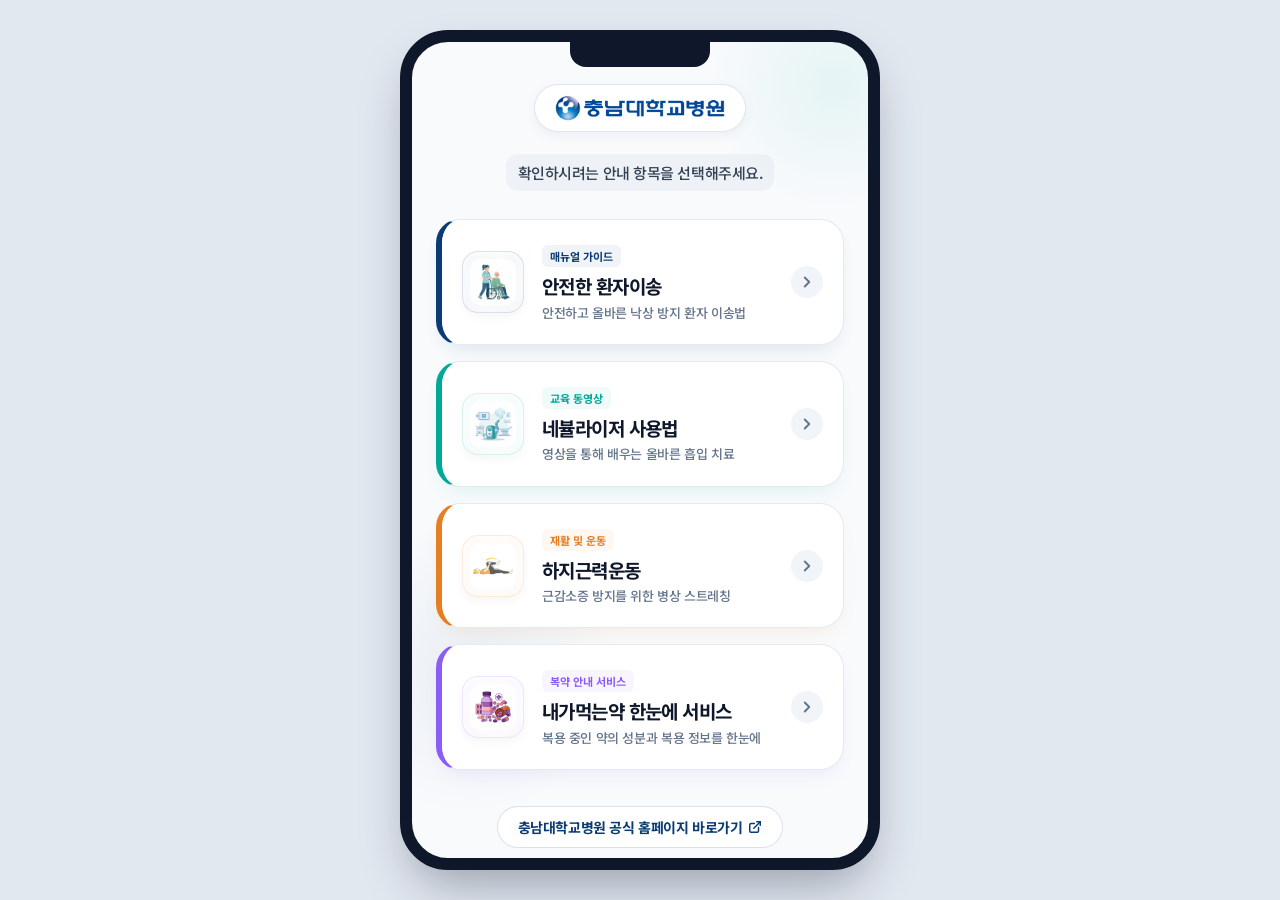
<file: index.html>
<!DOCTYPE html>
<html lang="ko">
<head>
    <meta charset="UTF-8">
    <meta name="viewport" content="width=device-width, initial-scale=1.0, maximum-scale=1.0, user-scalable=no">
    <title>충남대학교병원 병원생활 안내 | 모바일 가이드</title>
    <meta name="description" content="충남대학교병원을 찾아주신 환자 및 보호자를 위한 병원생활 모바일 가이드라인입니다. 환자이동방법, 네뷸라이저 사용법, 하지근력운동 및 간호간병통합서비스를 편리하게 확인하세요.">
    
    <!-- Google Fonts: Noto Sans KR -->
    <link rel="preconnect" href="https://fonts.googleapis.com">
    <link rel="preconnect" href="https://fonts.gstatic.com" crossorigin>
    <link href="https://fonts.googleapis.com/css2?family=Noto+Sans+KR:wght@400;500;700&display=swap" rel="stylesheet">
    
    <style>
        /* Modern Design System & Variables */
        :root {
            /* CNUH Brand Colors (Navy & Teal) */
            --cnuh-blue: #0A3B73;       /* CNUH Deep Navy */
            --cnuh-teal: #00A896;       /* CNUH Bright Teal Green */
            
            --primary: #0A3B73;
            --primary-light: rgba(10, 59, 115, 0.06);
            --primary-border: rgba(10, 59, 115, 0.12);
            
            --teal: #00A896;
            --teal-light: rgba(0, 168, 150, 0.06);
            --teal-border: rgba(0, 168, 150, 0.12);
            
            --orange: #E67E22;
            --orange-light: rgba(230, 126, 34, 0.06);
            --orange-border: rgba(230, 126, 34, 0.12);
            
            --purple: #8B5CF6;
            --purple-light: rgba(139, 92, 246, 0.06);
            --purple-border: rgba(139, 92, 246, 0.12);
            
            --text-main: #0F172A;     /* Slate 900 */
            --text-sub: #334155;      /* Slate 700 */
            --text-mute: #64748B;     /* Slate 500 */
            
            --bg-page: #F8FAFC;       /* Soft clinic white */
            --bg-card: #FFFFFF;
            
            --radius-card: 24px;
            --radius-inner: 16px;
            --radius-pill: 100px;
            
            --transition: all 0.3s cubic-bezier(0.25, 0.8, 0.25, 1);
        }

        * {
            box-sizing: border-box;
            margin: 0;
            padding: 0;
            -webkit-tap-highlight-color: transparent;
            font-family: 'Noto Sans KR', -apple-system, BlinkMacSystemFont, 'Segoe UI', Roboto, Oxygen, Ubuntu, Cantarell, sans-serif;
            letter-spacing: -0.03em;
        }

        body {
            background-color: #E2E8F0;
            min-height: 100vh;
            display: flex;
            justify-content: center;
            align-items: center;
        }

        /* App Mockup Wrapper (Mobile-first viewport container) */
        .app-container {
            width: 100%;
            max-width: 480px;
            min-height: 100vh;
            background-color: var(--bg-page);
            display: flex;
            flex-direction: column;
            padding: 30px 24px;
            box-shadow: 0 0 50px rgba(15, 23, 42, 0.08);
            position: relative;
            overflow: hidden;
        }

        /* Ambient background glow elements for premium detail */
        .app-container::before {
            content: '';
            position: absolute;
            top: -10%;
            right: -20%;
            width: 250px;
            height: 250px;
            background: radial-gradient(circle, rgba(0, 168, 150, 0.08) 0%, rgba(255, 255, 255, 0) 70%);
            z-index: 1;
            pointer-events: none;
        }

        .app-container::after {
            content: '';
            position: absolute;
            bottom: 5%;
            left: -20%;
            width: 300px;
            height: 300px;
            background: radial-gradient(circle, rgba(10, 59, 115, 0.06) 0%, rgba(255, 255, 255, 0) 70%);
            z-index: 1;
            pointer-events: none;
        }

        /* Responsive Frame for Desktop/Tablet view */
        @media (min-width: 481px) {
            body {
                padding: 20px;
            }
            .app-container {
                min-height: 840px;
                height: 840px;
                border-radius: 48px;
                border: 12px solid #0F172A;
                box-shadow: 0 25px 50px -12px rgba(15, 23, 42, 0.35);
            }
            
            /* Camera Notch for iPhone frame look */
            .app-container-notch {
                position: absolute;
                top: 0;
                left: 50%;
                transform: translateX(-50%);
                width: 140px;
                height: 25px;
                background-color: #0F172A;
                border-bottom-left-radius: 16px;
                border-bottom-right-radius: 16px;
                z-index: 10;
            }
        }

        /* Header UI Block */
        .header {
            position: relative;
            z-index: 2;
            margin-top: 12px;
            margin-bottom: 28px;
            text-align: center;
            animation: fadeInDown 0.6s cubic-bezier(0.16, 1, 0.3, 1) forwards;
        }

        /* Logo badge */
        .logo-box {
            display: inline-flex;
            align-items: center;
            justify-content: center;
            background: #FFFFFF;
            border: 1px solid rgba(10, 59, 115, 0.12);
            padding: 8px 20px;
            border-radius: var(--radius-pill);
            box-shadow: 0 4px 12px rgba(10, 59, 115, 0.05);
            margin-bottom: 22px;
        }

        .logo-img {
            height: 30px;
            width: auto;
            display: block;
            object-fit: contain;
        }

        .title {
            font-size: 26px;
            font-weight: 700;
            color: var(--text-main);
            line-height: 1.35;
            margin-bottom: 12px;
            letter-spacing: -0.04em;
        }

        .subtitle-box {
            background-color: rgba(10, 59, 115, 0.04);
            border-radius: 12px;
            padding: 8px 12px;
            display: inline-block;
        }

        .subtitle {
            font-size: 15px;
            font-weight: 500;
            color: var(--text-sub);
            line-height: 1.4;
        }

        /* Cards Layout */
        .menu-list {
            position: relative;
            z-index: 2;
            display: flex;
            flex-direction: column;
            gap: 16px;
            flex-grow: 1;
            justify-content: flex-start;
        }

        /* Detailed Card UI styling */
        .menu-card {
            display: flex;
            align-items: center;
            background-color: var(--bg-card);
            border: 1px solid rgba(226, 232, 240, 0.9);
            border-radius: var(--radius-card);
            padding: 22px 20px;
            text-decoration: none;
            position: relative;
            overflow: hidden;
            box-shadow: 0 4px 6px -1px rgba(0, 0, 0, 0.02), 0 2px 4px -1px rgba(0, 0, 0, 0.01);
            transition: var(--transition);
            cursor: pointer;
            opacity: 0;
            transform: translateY(30px);
            animation: fadeInUp 0.6s cubic-bezier(0.16, 1, 0.3, 1) forwards;
        }

        /* Ambient colored background highlights for glassmorphic pop */
        .menu-card::before {
            content: '';
            position: absolute;
            top: 0;
            left: 0;
            width: 100%;
            height: 100%;
            background: linear-gradient(135deg, rgba(255, 255, 255, 0.8) 0%, rgba(255, 255, 255, 0.2) 100%);
            z-index: -1;
        }

        /* Active action (Tap feedback) */
        .menu-card:active {
            transform: scale(0.96) translateY(2px) !important;
            box-shadow: 0 4px 10px rgba(0, 0, 0, 0.04) !important;
        }

        /* Subtle glowing card drop shadows per topic */
        .card-blue {
            border-left: 6px solid var(--cnuh-blue);
            box-shadow: 0 10px 20px -8px rgba(10, 59, 115, 0.12);
        }
        .card-teal {
            border-left: 6px solid var(--cnuh-teal);
            box-shadow: 0 10px 20px -8px rgba(0, 168, 150, 0.12);
        }
        .card-orange {
            border-left: 6px solid var(--orange);
            box-shadow: 0 10px 20px -8px rgba(230, 126, 34, 0.12);
        }
        .card-purple {
            border-left: 6px solid var(--purple);
            box-shadow: 0 10px 20px -8px rgba(139, 92, 246, 0.12);
        }

        /* Hover configurations */
        @media (hover: hover) {
            .menu-card:hover {
                transform: translateY(-4px);
                border-color: rgba(10, 59, 115, 0.15);
            }
            .card-blue:hover { box-shadow: 0 14px 28px -4px rgba(10, 59, 115, 0.2); }
            .card-teal:hover { box-shadow: 0 14px 28px -4px rgba(0, 168, 150, 0.2); }
            .card-orange:hover { box-shadow: 0 14px 28px -4px rgba(230, 126, 34, 0.2); }
            .card-purple:hover { box-shadow: 0 14px 28px -4px rgba(139, 92, 246, 0.2); }
            
            .menu-card:hover .arrow-circle {
                transform: translateX(4px);
                background-color: var(--cnuh-blue);
                color: #FFFFFF;
            }
        }

        /* Card Icon design with radial light base */
        .icon-container {
            width: 62px;
            height: 62px;
            border-radius: var(--radius-inner);
            display: flex;
            align-items: center;
            justify-content: center;
            margin-right: 18px;
            flex-shrink: 0;
            position: relative;
            box-shadow: inset 0 2px 4px rgba(255, 255, 255, 0.8), 0 4px 10px rgba(0, 0, 0, 0.04);
        }

        .icon-blue {
            background: radial-gradient(circle at center, #FFFFFF 0%, var(--primary-light) 120%);
            border: 1px solid var(--primary-border);
        }
        .icon-teal {
            background: radial-gradient(circle at center, #FFFFFF 0%, var(--teal-light) 120%);
            border: 1px solid var(--teal-border);
        }
        .icon-orange {
            background: radial-gradient(circle at center, #FFFFFF 0%, var(--orange-light) 120%);
            border: 1px solid var(--orange-border);
        }
        .icon-purple {
            background: radial-gradient(circle at center, #FFFFFF 0%, var(--purple-light) 120%);
            border: 1px solid var(--purple-border);
        }

        .card-icon-svg {
            width: 32px;
            height: 32px;
        }

        .card-icon-img {
            width: 46px;
            height: 46px;
            object-fit: contain;
            border-radius: 10px;
        }

        /* Card Textual structure */
        .card-details {
            flex-grow: 1;
            text-align: left;
            padding-right: 8px;
        }

        /* Type Pill Badge inside Card */
        .card-badge {
            display: inline-flex;
            font-size: 11px;
            font-weight: 700;
            padding: 3px 8px;
            border-radius: 6px;
            margin-bottom: 6px;
            letter-spacing: 0;
        }

        .badge-blue { background-color: var(--primary-light); color: var(--cnuh-blue); }
        .badge-teal { background-color: var(--teal-light); color: var(--cnuh-teal); }
        .badge-orange { background-color: var(--orange-light); color: var(--orange); }
        .badge-purple { background-color: var(--purple-light); color: var(--purple); }

        .card-title {
            font-size: 19px;
            font-weight: 700;
            color: var(--text-main);
            margin-bottom: 5px;
            line-height: 1.35;
        }

        .card-desc {
            font-size: 13px;
            font-weight: 500;
            color: var(--text-mute);
            line-height: 1.4;
        }

        /* Interactive Navigation Arrow circle */
        .arrow-circle {
            width: 32px;
            height: 32px;
            border-radius: 50%;
            background-color: #F1F5F9;
            color: var(--text-mute);
            display: flex;
            align-items: center;
            justify-content: center;
            flex-shrink: 0;
            transition: var(--transition);
        }

        .arrow-svg {
            width: 18px;
            height: 18px;
            stroke-width: 2.5;
        }

        /* Custom Hover Color indicators */
        .card-blue:hover .arrow-circle { background-color: var(--cnuh-blue); color: #FFFFFF; }
        .card-teal:hover .arrow-circle { background-color: var(--cnuh-teal); color: #FFFFFF; }
        .card-orange:hover .arrow-circle { background-color: var(--orange); color: #FFFFFF; }
        .card-purple:hover .arrow-circle { background-color: var(--purple); color: #FFFFFF; }

        /* Clean Footer without calls */
        .footer {
            margin-top: 36px;
            text-align: center;
            position: relative;
            z-index: 2;
            animation: fadeInUp 0.8s cubic-bezier(0.16, 1, 0.3, 1) forwards;
        }

        .home-link-btn {
            display: inline-flex;
            align-items: center;
            justify-content: center;
            gap: 6px;
            background-color: #FFFFFF;
            border: 1px solid rgba(10, 59, 115, 0.15);
            padding: 10px 20px;
            border-radius: var(--radius-pill);
            text-decoration: none;
            font-size: 14px;
            font-weight: 700;
            color: var(--cnuh-blue);
            box-shadow: var(--shadow-sm);
            margin-bottom: 18px;
            transition: var(--transition);
        }

        .home-link-btn:active {
            transform: scale(0.96);
            background-color: #F8FAFC;
        }

        @media (hover: hover) {
            .home-link-btn:hover {
                background-color: var(--cnuh-blue);
                color: #FFFFFF;
                border-color: var(--cnuh-blue);
                box-shadow: 0 4px 12px rgba(10, 59, 115, 0.15);
            }
            .home-link-btn:hover .external-icon {
                color: #FFFFFF;
            }
        }

        .external-icon {
            width: 14px;
            height: 14px;
            color: var(--cnuh-blue);
            transition: var(--transition);
        }

        .copyright-box {
            border-top: 1px solid rgba(226, 232, 240, 0.8);
            padding-top: 14px;
        }

        .copyright {
            font-size: 12px;
            font-weight: 400;
            color: var(--text-mute);
            line-height: 1.5;
        }

        /* Cascading Load Animations */
        .menu-card:nth-child(1) { animation-delay: 0.15s; }
        .menu-card:nth-child(2) { animation-delay: 0.28s; }
        .menu-card:nth-child(3) { animation-delay: 0.40s; }
        .menu-card:nth-child(4) { animation-delay: 0.52s; }

        @keyframes fadeInDown {
            from {
                opacity: 0;
                transform: translateY(-24px);
            }
            to {
                opacity: 1;
                transform: translateY(0);
            }
        }

        @keyframes fadeInUp {
            from {
                opacity: 0;
                transform: translateY(28px);
            }
            to {
                opacity: 1;
                transform: translateY(0);
            }
        }
    </style>
</head>
<body>

    <!-- SVG Colors/Gradients Registry (No visual footprint, controls card icon fills) -->
    <svg style="display: none;">
        <defs>
            <linearGradient id="blueGrad" x1="0%" y1="0%" x2="100%" y2="100%">
                <stop offset="0%" stop-color="#2563EB" />
                <stop offset="100%" stop-color="#0A3B73" />
            </linearGradient>
            <linearGradient id="tealGrad" x1="0%" y1="0%" x2="100%" y2="100%">
                <stop offset="0%" stop-color="#2DD4BF" />
                <stop offset="100%" stop-color="#00A896" />
            </linearGradient>
            <linearGradient id="orangeGrad" x1="0%" y1="0%" x2="100%" y2="100%">
                <stop offset="0%" stop-color="#F59E0B" />
                <stop offset="100%" stop-color="#D97706" />
            </linearGradient>
            <linearGradient id="purpleGrad" x1="0%" y1="0%" x2="100%" y2="100%">
                <stop offset="0%" stop-color="#A78BFA" />
                <stop offset="100%" stop-color="#6D28D9" />
            </linearGradient>
        </defs>
    </svg>

    <div class="app-container" id="app-root">
        <!-- Physical notch display on desktop -->
        <div class="app-container-notch"></div>
        
        <!-- Header Section -->
        <header class="header" id="main-header">
            <!-- CNUH official logo image -->
            <div class="logo-box">
                <img src="images/cnuh_logo.png" alt="충남대학교병원 로고" class="logo-img">
            </div>
            
            <div class="subtitle-box">
                <p class="subtitle">확인하시려는 안내 항목을 선택해주세요.</p>
            </div>
        </header>

        <!-- Main Cards List -->
        <main class="menu-list">
            
            <!-- Card 1: 안전한 환자이송 -->
            <a href="https://drive.google.com/file/d/1q3mBPe-dbLXVIcSutDsPFi9QBuGY70-v/view" target="_blank" rel="noopener noreferrer" class="menu-card card-blue" id="btn-patient-movement">
                <div class="icon-container icon-blue">
                    <!-- Custom generated illustration for patient mobility -->
                    <img src="images/patient_mobility.png" alt="안전한 환자이송 아이콘" class="card-icon-img">
                </div>
                <div class="card-details">
                    <span class="card-badge badge-blue">매뉴얼 가이드</span>
                    <h2 class="card-title">안전한 환자이송</h2>
                    <p class="card-desc">안전하고 올바른 낙상 방지 환자 이송법</p>
                </div>
                <div class="arrow-circle">
                    <svg class="arrow-svg" viewBox="0 0 24 24" fill="none" stroke="currentColor" xmlns="http://www.w3.org/2000/svg">
                        <path d="m9 18 6-6-6-6" stroke-linecap="round" stroke-linejoin="round"/>
                    </svg>
                </div>
            </a>

            <!-- Card 2: 네뷸라이저 -->
            <a href="https://drive.google.com/file/d/1eoJc8I47B7dUMKpOZ_JBbqonAZGYNgzc/view" target="_blank" rel="noopener noreferrer" class="menu-card card-teal" id="btn-nebulizer-guide">
                <div class="icon-container icon-teal">
                    <!-- Custom generated illustration for nebulizer guide -->
                    <img src="images/nebulizer_guide.png" alt="네뷸라이저 사용법 아이콘" class="card-icon-img">
                </div>
                <div class="card-details">
                    <span class="card-badge badge-teal">교육 동영상</span>
                    <h2 class="card-title">네뷸라이저 사용법</h2>
                    <p class="card-desc">영상을 통해 배우는 올바른 흡입 치료</p>
                </div>
                <div class="arrow-circle">
                    <svg class="arrow-svg" viewBox="0 0 24 24" fill="none" stroke="currentColor" xmlns="http://www.w3.org/2000/svg">
                        <path d="m9 18 6-6-6-6" stroke-linecap="round" stroke-linejoin="round"/>
                    </svg>
                </div>
            </a>

            <!-- Card 3: 하지근력운동 -->
            <a href="https://drive.google.com/file/d/1Wkedx1hKEpxMvDUKrfE54iT_CgOqBZps/view" target="_blank" rel="noopener noreferrer" class="menu-card card-orange" id="btn-leg-exercise">
                <div class="icon-container icon-orange">
                    <!-- Custom generated illustration for leg exercise -->
                    <img src="images/leg_exercise.png" alt="하지근력운동 아이콘" class="card-icon-img">
                </div>
                <div class="card-details">
                    <span class="card-badge badge-orange">재활 및 운동</span>
                    <h2 class="card-title">하지근력운동</h2>
                    <p class="card-desc">근감소증 방지를 위한 병상 스트레칭</p>
                </div>
                <div class="arrow-circle">
                    <svg class="arrow-svg" viewBox="0 0 24 24" fill="none" stroke="currentColor" xmlns="http://www.w3.org/2000/svg">
                        <path d="m9 18 6-6-6-6" stroke-linecap="round" stroke-linejoin="round"/>
                    </svg>
                </div>
            </a>

            <!-- Card 4: 내가먹는약 한눈에 서비스 -->
            <a href="https://pf.kakao.com/_GxfTMxj" target="_blank" rel="noopener noreferrer" class="menu-card card-purple" id="btn-medicine-guide">
                <div class="icon-container icon-purple">
                    <!-- Custom generated illustration for medicine guide -->
                    <img src="images/medicine_guide.png" alt="내가먹는약 한눈에 서비스 아이콘" class="card-icon-img">
                </div>
                <div class="card-details">
                    <span class="card-badge badge-purple">복약 안내 서비스</span>
                    <h2 class="card-title">내가먹는약 한눈에 서비스</h2>
                    <p class="card-desc">복용 중인 약의 성분과 복용 정보를 한눈에</p>
                </div>
                <div class="arrow-circle">
                    <svg class="arrow-svg" viewBox="0 0 24 24" fill="none" stroke="currentColor" xmlns="http://www.w3.org/2000/svg">
                        <path d="m9 18 6-6-6-6" stroke-linecap="round" stroke-linejoin="round"/>
                    </svg>
                </div>
            </a>

        </main>

        <!-- Footer Section -->
        <footer class="footer" id="main-footer">
            <a href="https://www.cnuh.co.kr/home/index.do" target="_blank" rel="noopener noreferrer" class="home-link-btn" id="btn-cnuh-home">
                <span>충남대학교병원 공식 홈페이지 바로가기</span>
                <svg class="external-icon" viewBox="0 0 24 24" fill="none" stroke="currentColor" stroke-width="2.5" stroke-linecap="round" stroke-linejoin="round">
                    <path d="M18 13v6a2 2 0 0 1-2 2H5a2 2 0 0 1-2-2V8a2 2 0 0 1 2-2h6"/>
                    <polyline points="15 3 21 3 21 9"/>
                    <line x1="10" y1="14" x2="21" y2="3"/>
                </svg>
            </a>
            <div class="copyright-box">
                <p class="copyright">본 모바일 웹페이지는 QR코드용 안심 링크로 동작합니다.<br>© CHUNGNAM NATIONAL UNIVERSITY HOSPITAL.</p>
            </div>
        </footer>

    </div>

</body>
</html>
</file>
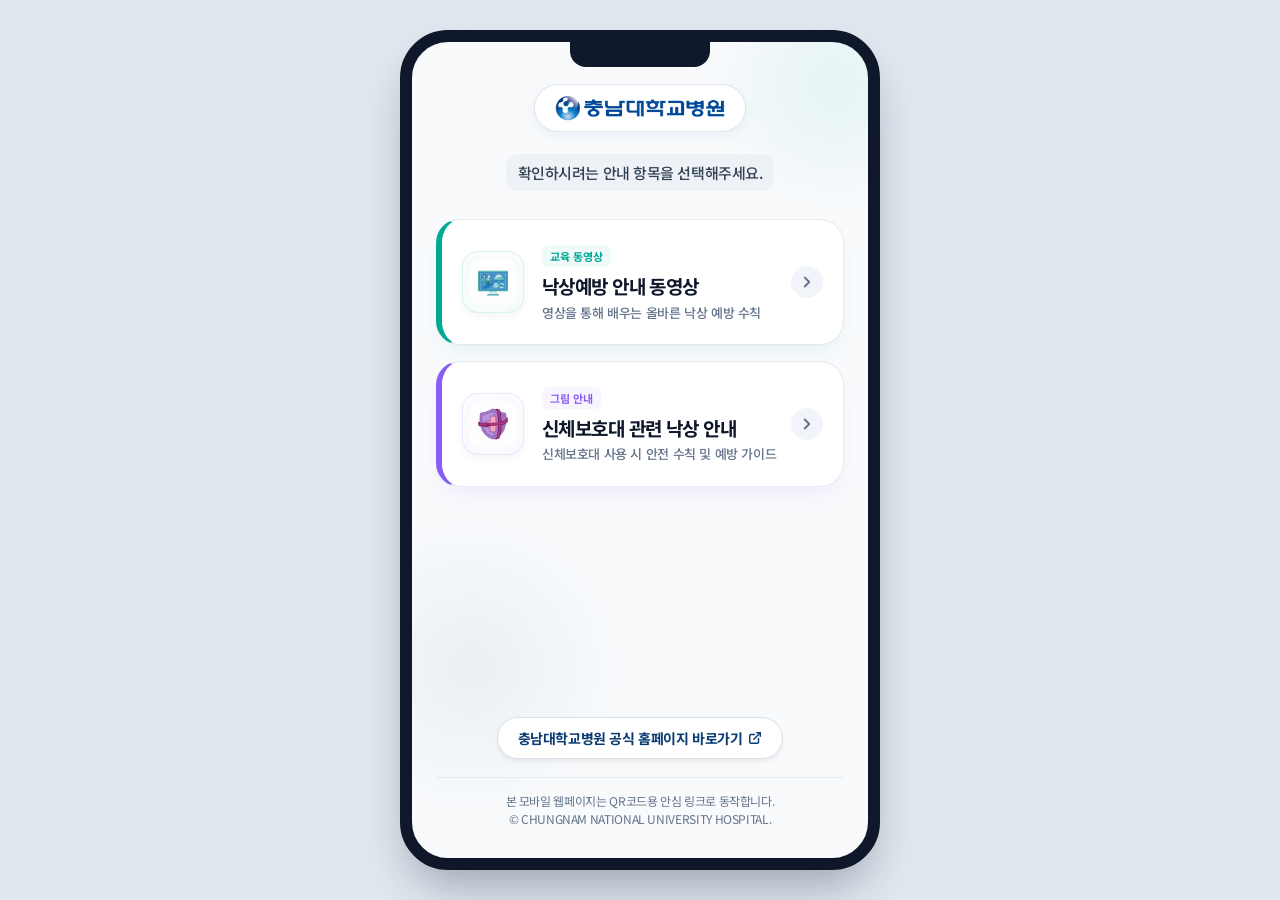
<file: fall_prevention.html>
<!DOCTYPE html>
<html lang="ko">
<head>
    <meta charset="UTF-8">
    <meta name="viewport" content="width=device-width, initial-scale=1.0, maximum-scale=1.0, user-scalable=no">
    <title>충남대학교병원 병원 낙상예방 안내 | 모바일 가이드</title>
    <meta name="description" content="충남대학교병원을 찾아주신 환자 및 보호자를 위한 병상 낙상예방 모바일 가이드라인입니다. 낙상예방 안내 동영상과 신체보호대 안전 관리 안내를 확인하세요.">
    
    <!-- Google Fonts: Noto Sans KR -->
    <link rel="preconnect" href="https://fonts.googleapis.com">
    <link rel="preconnect" href="https://fonts.gstatic.com" crossorigin>
    <link href="https://fonts.googleapis.com/css2?family=Noto+Sans+KR:wght@400;500;700&display=swap" rel="stylesheet">
    
    <style>
        /* Modern Design System & Variables */
        :root {
            /* CNUH Brand Colors (Navy & Teal) */
            --cnuh-blue: #0A3B73;       /* CNUH Deep Navy */
            --cnuh-teal: #00A896;       /* CNUH Bright Teal Green */
            
            --primary: #0A3B73;
            --primary-light: rgba(10, 59, 115, 0.06);
            --primary-border: rgba(10, 59, 115, 0.12);
            
            --teal: #00A896;
            --teal-light: rgba(0, 168, 150, 0.06);
            --teal-border: rgba(0, 168, 150, 0.12);
            
            --purple: #8B5CF6;
            --purple-light: rgba(139, 92, 246, 0.06);
            --purple-border: rgba(139, 92, 246, 0.12);
            
            --text-main: #0F172A;     /* Slate 900 */
            --text-sub: #334155;      /* Slate 700 */
            --text-mute: #64748B;     /* Slate 500 */
            
            --bg-page: #F8FAFC;       /* Soft clinic white */
            --bg-card: #FFFFFF;
            
            --radius-card: 24px;
            --radius-inner: 16px;
            --radius-pill: 100px;
            
            --transition: all 0.3s cubic-bezier(0.25, 0.8, 0.25, 1);
            
            --shadow-sm: 0 4px 6px -1px rgba(0, 0, 0, 0.05), 0 2px 4px -1px rgba(0, 0, 0, 0.03);
            --shadow-md: 0 10px 15px -3px rgba(74, 144, 226, 0.05), 0 4px 6px -2px rgba(74, 144, 226, 0.03);
        }

        * {
            box-sizing: border-box;
            margin: 0;
            padding: 0;
            -webkit-tap-highlight-color: transparent;
            font-family: 'Noto Sans KR', -apple-system, BlinkMacSystemFont, 'Segoe UI', Roboto, Oxygen, Ubuntu, Cantarell, sans-serif;
            letter-spacing: -0.03em;
        }

        body {
            background-color: #E2E8F0;
            min-height: 100vh;
            display: flex;
            justify-content: center;
            align-items: center;
        }

        /* App Mockup Wrapper (Mobile-first viewport container) */
        .app-container {
            width: 100%;
            max-width: 480px;
            min-height: 100vh;
            background-color: var(--bg-page);
            display: flex;
            flex-direction: column;
            padding: 30px 24px;
            box-shadow: 0 0 50px rgba(15, 23, 42, 0.08);
            position: relative;
            overflow: hidden;
        }

        /* Ambient background glow elements for premium detail */
        .app-container::before {
            content: '';
            position: absolute;
            top: -10%;
            right: -20%;
            width: 250px;
            height: 250px;
            background: radial-gradient(circle, rgba(0, 168, 150, 0.08) 0%, rgba(255, 255, 255, 0) 70%);
            z-index: 1;
            pointer-events: none;
        }

        .app-container::after {
            content: '';
            position: absolute;
            bottom: 5%;
            left: -20%;
            width: 300px;
            height: 300px;
            background: radial-gradient(circle, rgba(10, 59, 115, 0.06) 0%, rgba(255, 255, 255, 0) 70%);
            z-index: 1;
            pointer-events: none;
        }

        /* Responsive Frame for Desktop/Tablet view */
        @media (min-width: 481px) {
            body {
                padding: 20px;
            }
            .app-container {
                min-height: 840px;
                height: 840px;
                border-radius: 48px;
                border: 12px solid #0F172A;
                box-shadow: 0 25px 50px -12px rgba(15, 23, 42, 0.35);
            }
            
            /* Camera Notch for iPhone frame look */
            .app-container-notch {
                position: absolute;
                top: 0;
                left: 50%;
                transform: translateX(-50%);
                width: 140px;
                height: 25px;
                background-color: #0F172A;
                border-bottom-left-radius: 16px;
                border-bottom-right-radius: 16px;
                z-index: 10;
            }
        }

        /* Header UI Block */
        .header {
            position: relative;
            z-index: 2;
            margin-top: 12px;
            margin-bottom: 28px;
            text-align: center;
            animation: fadeInDown 0.6s cubic-bezier(0.16, 1, 0.3, 1) forwards;
        }

        /* Logo badge */
        .logo-box {
            display: inline-flex;
            align-items: center;
            justify-content: center;
            background: #FFFFFF;
            border: 1px solid rgba(10, 59, 115, 0.12);
            padding: 8px 20px;
            border-radius: var(--radius-pill);
            box-shadow: 0 4px 12px rgba(10, 59, 115, 0.05);
            margin-bottom: 22px;
        }

        .logo-img {
            height: 30px;
            width: auto;
            display: block;
            object-fit: contain;
        }

        .subtitle-box {
            background-color: rgba(10, 59, 115, 0.04);
            border-radius: 12px;
            padding: 8px 12px;
            display: inline-block;
        }

        .subtitle {
            font-size: 15px;
            font-weight: 500;
            color: var(--text-sub);
            line-height: 1.4;
        }

        /* Cards Layout */
        .menu-list {
            position: relative;
            z-index: 2;
            display: flex;
            flex-direction: column;
            gap: 16px;
            flex-grow: 1;
            justify-content: flex-start;
        }

        /* Detailed Card UI styling */
        .menu-card {
            display: flex;
            align-items: center;
            background-color: var(--bg-card);
            border: 1px solid rgba(226, 232, 240, 0.9);
            border-radius: var(--radius-card);
            padding: 22px 20px;
            text-decoration: none;
            position: relative;
            overflow: hidden;
            box-shadow: 0 4px 6px -1px rgba(0, 0, 0, 0.02), 0 2px 4px -1px rgba(0, 0, 0, 0.01);
            transition: var(--transition);
            cursor: pointer;
            opacity: 0;
            transform: translateY(30px);
            animation: fadeInUp 0.6s cubic-bezier(0.16, 1, 0.3, 1) forwards;
        }

        .menu-card::before {
            content: '';
            position: absolute;
            top: 0;
            left: 0;
            width: 100%;
            height: 100%;
            background: linear-gradient(135deg, rgba(255, 255, 255, 0.8) 0%, rgba(255, 255, 255, 0.2) 100%);
            z-index: -1;
        }

        .menu-card:active {
            transform: scale(0.96) translateY(2px) !important;
            box-shadow: 0 4px 10px rgba(0, 0, 0, 0.04) !important;
        }

        /* Card themes */
        .card-teal {
            border-left: 6px solid var(--cnuh-teal);
            box-shadow: 0 10px 20px -8px rgba(0, 168, 150, 0.12);
        }
        .card-purple {
            border-left: 6px solid var(--purple);
            box-shadow: 0 10px 20px -8px rgba(139, 92, 246, 0.12);
        }

        @media (hover: hover) {
            .menu-card:hover {
                transform: translateY(-4px);
                border-color: rgba(10, 59, 115, 0.15);
            }
            .card-teal:hover { box-shadow: 0 14px 28px -4px rgba(0, 168, 150, 0.2); }
            .card-purple:hover { box-shadow: 0 14px 28px -4px rgba(139, 92, 246, 0.2); }
            
            .menu-card:hover .arrow-circle {
                transform: translateX(4px);
                background-color: var(--cnuh-blue);
                color: #FFFFFF;
            }
        }

        /* Card Icon design */
        .icon-container {
            width: 62px;
            height: 62px;
            border-radius: var(--radius-inner);
            display: flex;
            align-items: center;
            justify-content: center;
            margin-right: 18px;
            flex-shrink: 0;
            position: relative;
            box-shadow: inset 0 2px 4px rgba(255, 255, 255, 0.8), 0 4px 10px rgba(0, 0, 0, 0.04);
        }

        .icon-teal {
            background: radial-gradient(circle at center, #FFFFFF 0%, var(--teal-light) 120%);
            border: 1px solid var(--teal-border);
        }
        .icon-purple {
            background: radial-gradient(circle at center, #FFFFFF 0%, var(--purple-light) 120%);
            border: 1px solid var(--purple-border);
        }

        .card-icon-img {
            width: 46px;
            height: 46px;
            object-fit: contain;
            border-radius: 10px;
        }

        /* Card Textual structure */
        .card-details {
            flex-grow: 1;
            text-align: left;
            padding-right: 8px;
        }

        .card-badge {
            display: inline-flex;
            font-size: 11px;
            font-weight: 700;
            padding: 3px 8px;
            border-radius: 6px;
            margin-bottom: 6px;
            letter-spacing: 0;
        }

        .badge-teal { background-color: var(--teal-light); color: var(--cnuh-teal); }
        .badge-purple { background-color: var(--purple-light); color: var(--purple); }

        .card-title {
            font-size: 19px;
            font-weight: 700;
            color: var(--text-main);
            margin-bottom: 5px;
            line-height: 1.35;
        }

        .card-desc {
            font-size: 13px;
            font-weight: 500;
            color: var(--text-mute);
            line-height: 1.4;
        }

        .arrow-circle {
            width: 32px;
            height: 32px;
            border-radius: 50%;
            background-color: #F1F5F9;
            color: var(--text-mute);
            display: flex;
            align-items: center;
            justify-content: center;
            flex-shrink: 0;
            transition: var(--transition);
        }

        .arrow-svg {
            width: 18px;
            height: 18px;
            stroke-width: 2.5;
        }

        .card-teal:hover .arrow-circle { background-color: var(--cnuh-teal); color: #FFFFFF; }
        .card-purple:hover .arrow-circle { background-color: var(--purple); color: #FFFFFF; }

        /* Footer */
        .footer {
            margin-top: auto;
            padding-top: 36px;
            text-align: center;
            position: relative;
            z-index: 2;
            animation: fadeInUp 0.8s cubic-bezier(0.16, 1, 0.3, 1) forwards;
        }

        .home-link-btn {
            display: inline-flex;
            align-items: center;
            justify-content: center;
            gap: 6px;
            background-color: #FFFFFF;
            border: 1px solid rgba(10, 59, 115, 0.15);
            padding: 10px 20px;
            border-radius: var(--radius-pill);
            text-decoration: none;
            font-size: 14px;
            font-weight: 700;
            color: var(--cnuh-blue);
            box-shadow: var(--shadow-sm);
            margin-bottom: 18px;
            transition: var(--transition);
        }

        .home-link-btn:active {
            transform: scale(0.96);
            background-color: #F8FAFC;
        }

        @media (hover: hover) {
            .home-link-btn:hover {
                background-color: var(--cnuh-blue);
                color: #FFFFFF;
                border-color: var(--cnuh-blue);
                box-shadow: 0 4px 12px rgba(10, 59, 115, 0.15);
            }
            .home-link-btn:hover .external-icon {
                color: #FFFFFF;
            }
        }

        .external-icon {
            width: 14px;
            height: 14px;
            color: var(--cnuh-blue);
            transition: var(--transition);
        }

        .copyright-box {
            border-top: 1px solid rgba(226, 232, 240, 0.8);
            padding-top: 14px;
        }

        .copyright {
            font-size: 12px;
            font-weight: 400;
            color: var(--text-mute);
            line-height: 1.5;
        }

        /* Staggered load delays */
        .menu-card:nth-child(1) { animation-delay: 0.15s; }
        .menu-card:nth-child(2) { animation-delay: 0.3s; }

        @keyframes fadeInDown {
            from {
                opacity: 0;
                transform: translateY(-24px);
            }
            to {
                opacity: 1;
                transform: translateY(0);
            }
        }

        @keyframes fadeInUp {
            from {
                opacity: 0;
                transform: translateY(28px);
            }
            to {
                opacity: 1;
                transform: translateY(0);
            }
        }
    </style>
</head>
<body>

    <div class="app-container" id="app-root">
        <div class="app-container-notch"></div>
        
        <!-- Header Section -->
        <header class="header" id="main-header">
            <div class="logo-box">
                <img src="images/cnuh_logo.png" alt="충남대학교병원 로고" class="logo-img">
            </div>
            
            <div class="subtitle-box">
                <p class="subtitle">확인하시려는 안내 항목을 선택해주세요.</p>
            </div>
        </header>

        <!-- Main Cards List -->
        <main class="menu-list">
            
            <!-- Card 1: 낙상예방 안내 동영상 -->
            <a href="https://drive.google.com/file/d/1Crm0pvAQYt-9dtN_EJtrkQOogJK68R7F/view" target="_blank" rel="noopener noreferrer" class="menu-card card-teal" id="btn-fall-video">
                <div class="icon-container icon-teal">
                    <img src="images/fall_video.png" alt="낙상예방 안내 동영상 아이콘" class="card-icon-img">
                </div>
                <div class="card-details">
                    <span class="card-badge badge-teal">교육 동영상</span>
                    <h2 class="card-title">낙상예방 안내 동영상</h2>
                    <p class="card-desc">영상을 통해 배우는 올바른 낙상 예방 수칙</p>
                </div>
                <div class="arrow-circle">
                    <svg class="arrow-svg" viewBox="0 0 24 24" fill="none" stroke="currentColor" xmlns="http://www.w3.org/2000/svg">
                        <path d="m9 18 6-6-6-6" stroke-linecap="round" stroke-linejoin="round"/>
                    </svg>
                </div>
            </a>

            <!-- Card 2: 신체보호대 관련 낙상 안내 -->
            <a href="restraints_guide.html" class="menu-card card-purple" id="btn-restraints-guide">
                <div class="icon-container icon-purple">
                    <img src="images/restraints_icon.png" alt="신체보호대 관련 낙상 안내 아이콘" class="card-icon-img">
                </div>
                <div class="card-details">
                    <span class="card-badge badge-purple">그림 안내</span>
                    <h2 class="card-title">신체보호대 관련 낙상 안내</h2>
                    <p class="card-desc">신체보호대 사용 시 안전 수칙 및 예방 가이드</p>
                </div>
                <div class="arrow-circle">
                    <svg class="arrow-svg" viewBox="0 0 24 24" fill="none" stroke="currentColor" xmlns="http://www.w3.org/2000/svg">
                        <path d="m9 18 6-6-6-6" stroke-linecap="round" stroke-linejoin="round"/>
                    </svg>
                </div>
            </a>

        </main>

        <!-- Footer Section -->
        <footer class="footer" id="main-footer">
            <a href="https://www.cnuh.co.kr/home/index.do" target="_blank" rel="noopener noreferrer" class="home-link-btn" id="btn-cnuh-home">
                <span>충남대학교병원 공식 홈페이지 바로가기</span>
                <svg class="external-icon" viewBox="0 0 24 24" fill="none" stroke="currentColor" stroke-width="2.5" stroke-linecap="round" stroke-linejoin="round">
                    <path d="M18 13v6a2 2 0 0 1-2 2H5a2 2 0 0 1-2-2V8a2 2 0 0 1 2-2h6"/>
                    <polyline points="15 3 21 3 21 9"/>
                    <line x1="10" y1="14" x2="21" y2="3"/>
                </svg>
            </a>
            <div class="copyright-box">
                <p class="copyright">본 모바일 웹페이지는 QR코드용 안심 링크로 동작합니다.<br>© CHUNGNAM NATIONAL UNIVERSITY HOSPITAL.</p>
            </div>
        </footer>

    </div>

</body>
</html>
</file>
